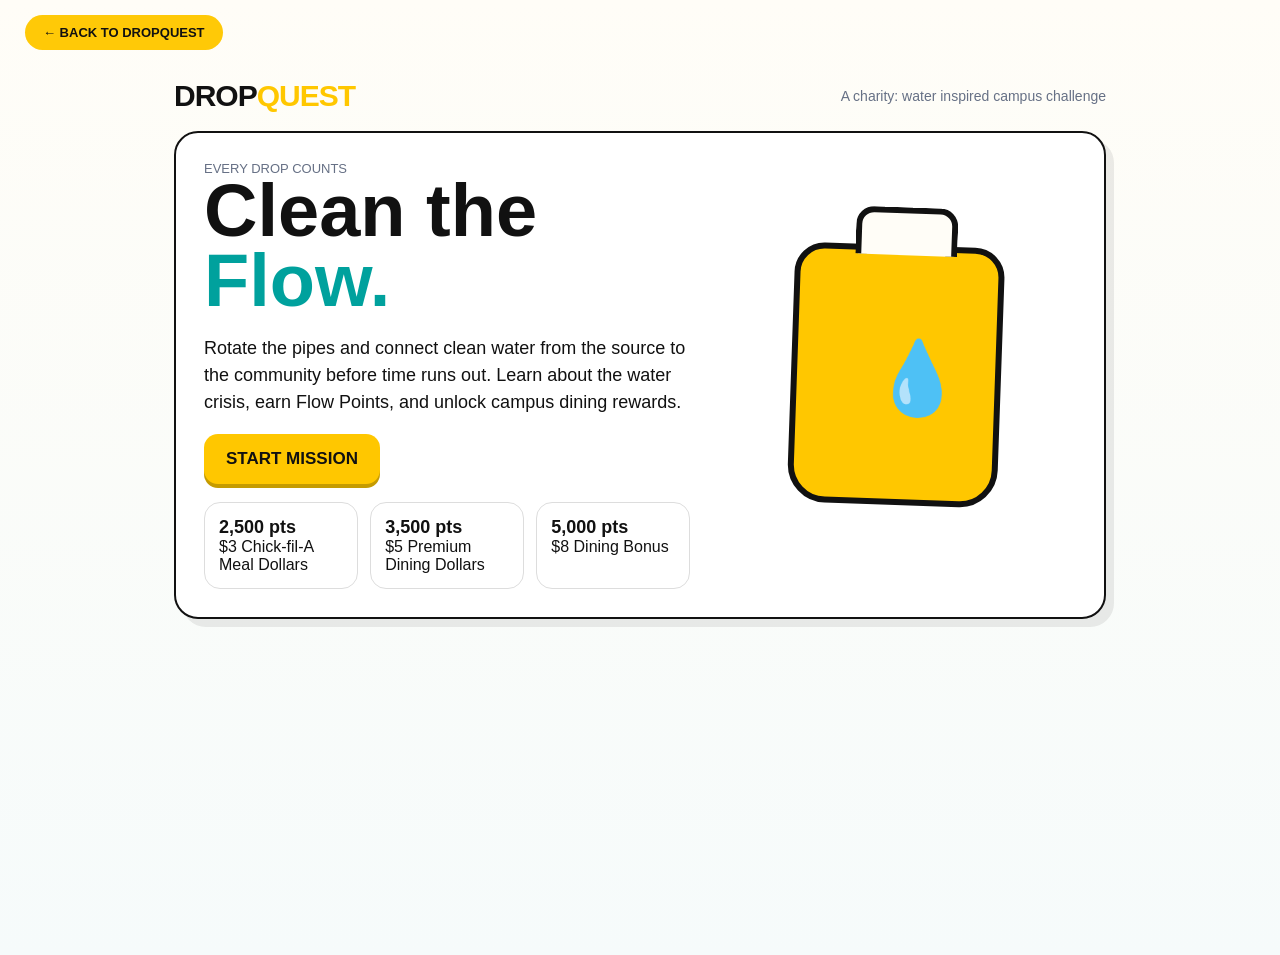
<file: game/dropquest_prototype.html>
<!DOCTYPE html>
<html lang="en">
<head>
<meta charset="UTF-8" />
<meta name="viewport" content="width=device-width, initial-scale=1.0" />
<title>DROPQUEST — Clean the Flow</title>
<style>
  .back-button {
    display: inline-block;
    margin: 15px 25px 5px;
    padding: 10px 18px;
    background-color: #FFC907;
    color: #111111;
    border-radius: 25px;
    font-size: 13px;
    font-weight: bold;
    text-decoration: none;
    transition: 0.3s;
}

.back-button:hover {
    transform: translateX(-4px);
}
:root{
  --yellow:#FFC700;
  --teal:#00A19D;
  --ink:#111111;
  --paper:#FFFDF7;
  --blue:#2CB7E8;
  --muted:#667085;
  --card:#FFFFFF;
}
*{box-sizing:border-box}
body{margin:0;font-family:Arial,Helvetica,sans-serif;background:linear-gradient(180deg,#fffdf7 0%,#f6fbfb 100%);color:var(--ink)}
.app{max-width:980px;margin:0 auto;min-height:100vh;padding:24px}
.brandbar{display:flex;justify-content:space-between;align-items:center;gap:18px;margin-bottom:18px}
.logo{font-size:30px;font-weight:900;letter-spacing:-1px}.logo span{color:var(--yellow)}
.tag{font-size:14px;color:var(--muted)}
.card{background:var(--card);border:2px solid #111;border-radius:24px;box-shadow:8px 8px 0 rgba(17,17,17,.08);padding:28px}
.hero{display:grid;grid-template-columns:1.15fr .85fr;gap:26px;align-items:center}
.hero h1{font-size:clamp(42px,7vw,74px);line-height:.95;margin:0 0 16px}.hero h1 em{font-style:normal;color:var(--teal)}
.hero p{font-size:18px;line-height:1.5;max-width:620px}
.jerry{width:210px;height:260px;background:var(--yellow);border:6px solid #111;border-radius:30px 30px 38px 38px;margin:auto;position:relative;transform:rotate(2deg)}
.jerry:before{content:"";position:absolute;width:90px;height:42px;border:6px solid #111;border-bottom:none;border-radius:18px 18px 0 0;left:54px;top:-44px;background:var(--paper)}
.drop{position:absolute;left:76px;top:84px;font-size:72px}
.btn{appearance:none;border:none;border-radius:14px;background:var(--yellow);color:#111;font-weight:800;padding:15px 22px;font-size:17px;cursor:pointer;box-shadow:0 4px 0 #c59b00}.btn:active{transform:translateY(2px);box-shadow:0 2px 0 #c59b00}
.btn.secondary{background:#fff;border:2px solid #111;box-shadow:none}
.rewardstrip{display:grid;grid-template-columns:repeat(3,1fr);gap:12px;margin-top:18px}.reward{border:1.5px solid #ddd;border-radius:16px;padding:14px}.reward strong{display:block;font-size:18px}
.screen{display:none}.screen.active{display:block}
.hud{display:grid;grid-template-columns:repeat(4,1fr);gap:10px;margin-bottom:16px}.hud div{background:#fff;border:1.5px solid #ddd;border-radius:14px;padding:12px;text-align:center}.hud b{font-size:22px;display:block}
.gamewrap{display:grid;grid-template-columns:1fr 260px;gap:20px}
.board{display:grid;grid-template-columns:repeat(4,1fr);gap:8px;background:#6c4a2a;padding:12px;border:5px solid #111;border-radius:20px;aspect-ratio:1/1}
.tile{position:relative;background:#4d351f;border:2px solid #8a6543;border-radius:12px;cursor:pointer;overflow:hidden;min-height:72px}.tile::before,.tile::after{content:"";position:absolute;background:#d8d8d8;border:3px solid #111}.tile.straight::before{width:26px;height:120%;left:50%;top:-10%;transform:translateX(-50%);border-radius:16px}.tile.corner::before{width:26px;height:58%;left:50%;top:-4%;transform:translateX(-50%);border-radius:16px}.tile.corner::after{height:26px;width:58%;left:50%;top:50%;border-radius:16px}.tile.rot0{transform:rotate(0deg)}.tile.rot90{transform:rotate(90deg)}.tile.rot180{transform:rotate(180deg)}.tile.rot270{transform:rotate(270deg)}
.tile.source{outline:5px solid var(--blue)}.tile.goal{outline:5px solid var(--yellow)}.tile.connected{background:#245f70}.tile.connected::before,.tile.connected::after{background:var(--blue)}
.tile .label{position:absolute;inset:auto 4px 4px 4px;text-align:center;font-size:11px;font-weight:800;color:white;z-index:3;text-shadow:0 1px 2px #000}
.side{display:flex;flex-direction:column;gap:12px}.panel{background:#fff;border:1.5px solid #ddd;border-radius:16px;padding:16px}.panel h3{margin:0 0 8px}.progress{height:14px;background:#e8e8e8;border-radius:999px;overflow:hidden}.progress>div{height:100%;width:0;background:var(--yellow);transition:.2s}
.toast{min-height:54px;border-radius:14px;padding:12px;background:#eefafa;border:1px solid #b5e1df;font-weight:700}
.end{text-align:center;max-width:680px;margin:30px auto}.end h2{font-size:46px;margin-bottom:8px}.meal{font-size:28px;font-weight:900;color:var(--teal)}
.small{font-size:13px;color:var(--muted)}
@media(max-width:760px){.hero,.gamewrap{grid-template-columns:1fr}.jerry{width:160px;height:200px}.rewardstrip{grid-template-columns:1fr}.hud{grid-template-columns:repeat(2,1fr)}}
</style>
</head>
<body>
  <a href="../index.html" class="back-button">← BACK TO DROPQUEST</a>
<div class="app">
  <div class="brandbar">
    <div class="logo">DROP<span>QUEST</span></div>
    <div class="tag">A charity: water inspired campus challenge</div>
  </div>

  <section id="start" class="screen active">
    <div class="card hero">
      <div>
        <div class="small">EVERY DROP COUNTS</div>
        <h1>Clean the <em>Flow.</em></h1>
        <p>Rotate the pipes and connect clean water from the source to the community before time runs out. Learn about the water crisis, earn Flow Points, and unlock campus dining rewards.</p>
        <button class="btn" id="startBtn">START MISSION</button>
        <div class="rewardstrip">
          <div class="reward"><strong>2,500 pts</strong>$3 Chick-fil-A Meal Dollars</div>
          <div class="reward"><strong>3,500 pts</strong>$5 Premium Dining Dollars</div>
          <div class="reward"><strong>5,000 pts</strong>$8 Dining Bonus</div>
        </div>
      </div>
      <div class="jerry"><div class="drop">💧</div></div>
    </div>
  </section>

  <section id="game" class="screen">
    <div class="hud">
      <div><span>Time</span><b id="time">60</b></div>
      <div><span>Score</span><b id="score">0</b></div>
      <div><span>Flow Points</span><b id="points">0</b></div>
      <div><span>Streak</span><b id="streak">0</b></div>
    </div>
    <div class="gamewrap">
      <div class="board" id="board"></div>
      <div class="side">
        <div class="panel"><h3>Mission</h3><p>Connect the blue water source to the yellow community tile.</p><div class="progress"><div id="progressBar"></div></div></div>
        <div class="toast" id="toast">Tap a pipe to rotate it.</div>
        <div class="panel"><h3>Campus Reward</h3><p><b>2,500 Flow Points</b> = $3 Chick-fil-A Meal Dollars</p><p class="small">Rewards can also be used toward other campus dining locations that cost extra.</p></div>
        <button class="btn secondary" id="resetBtn">RESET PUZZLE</button>
      </div>
    </div>
  </section>

  <section id="end" class="screen">
    <div class="card end">
      <div class="small">MISSION COMPLETE</div>
      <h2>Clean water reached the community! 💧</h2>
      <p id="impactText">Access to clean water can support health, education, and opportunity.</p>
      <div class="meal" id="mealText">You earned 0 Flow Points.</div>
      <p><b>100% of public donations go directly to water projects.</b></p>
      <p><a href="https://www.charitywater.org" target="_blank">Learn more or donate at charitywater.org</a></p>
      <button class="btn" id="replayBtn">PLAY AGAIN</button>
    </div>
  </section>
</div>

<script>
const startScreen=document.getElementById('start');
const gameScreen=document.getElementById('game');
const endScreen=document.getElementById('end');
const board=document.getElementById('board');
const timeEl=document.getElementById('time');
const scoreEl=document.getElementById('score');
const pointsEl=document.getElementById('points');
const streakEl=document.getElementById('streak');
const toast=document.getElementById('toast');
const progressBar=document.getElementById('progressBar');
let timer=null,timeLeft=60,score=0,points=0,streak=0;
const N=4;

// Connector directions: 0=up,1=right,2=down,3=left
const solution=[
 {type:'corner',rot:90},{type:'straight',rot:90},{type:'corner',rot:180},{type:'corner',rot:90},
 {type:'corner',rot:0},{type:'straight',rot:90},{type:'corner',rot:270},{type:'straight',rot:0},
 {type:'straight',rot:0},{type:'corner',rot:90},{type:'corner',rot:180},{type:'straight',rot:0},
 {type:'corner',rot:0},{type:'straight',rot:90},{type:'straight',rot:90},{type:'corner',rot:270}
];
let tiles=[];
function dirsFor(type,rot){
  let dirs=type==='straight'?[0,2]:[0,1];
  const k=((rot/90)%4+4)%4;
  return dirs.map(d=>(d+k)%4);
}
function idx(r,c){return r*N+c}
function randomRot(){return [0,90,180,270][Math.floor(Math.random()*4)]}
function buildBoard(){
  board.innerHTML=''; tiles=[];
  solution.forEach((s,i)=>{
    const div=document.createElement('div');
    const rot=randomRot();
    const tile={type:s.type,rot,el:div}; tiles.push(tile);
    div.className=`tile ${s.type} rot${rot}`;
    if(i===0){div.classList.add('source');div.innerHTML='<span class="label">WATER SOURCE</span>'}
    if(i===15){div.classList.add('goal');div.innerHTML='<span class="label">COMMUNITY</span>'}
    div.addEventListener('click',()=>rotateTile(i));
    board.appendChild(div);
  });
  checkFlow();
}
function rotateTile(i){
  tiles[i].rot=(tiles[i].rot+90)%360;
  tiles[i].el.classList.remove('rot0','rot90','rot180','rot270');
  tiles[i].el.classList.add(`rot${tiles[i].rot}`);
  score+=10; points+=25; streak+=1;
  scoreEl.textContent=score; pointsEl.textContent=points; streakEl.textContent=streak;
  toast.textContent='Nice! +25 Flow Points';
  checkFlow();
}
function neighbors(i){
  const r=Math.floor(i/N),c=i%N, ds=dirsFor(tiles[i].type,tiles[i].rot), out=[];
  for(const d of ds){
    let nr=r,nc=c;if(d===0)nr--;if(d===1)nc++;if(d===2)nr++;if(d===3)nc--;
    if(nr<0||nr>=N||nc<0||nc>=N)continue;
    const j=idx(nr,nc), back=(d+2)%4;
    if(dirsFor(tiles[j].type,tiles[j].rot).includes(back)) out.push(j);
  }
  return out;
}
function checkFlow(){
  tiles.forEach(t=>t.el.classList.remove('connected'));
  const seen=new Set([0]),q=[0];
  while(q.length){const i=q.shift();tiles[i].el.classList.add('connected');for(const j of neighbors(i)){if(!seen.has(j)){seen.add(j);q.push(j)}}}
  progressBar.style.width=`${Math.round(seen.size/tiles.length*100)}%`;
  if(seen.has(15)){score+=500;points+=750;scoreEl.textContent=score;pointsEl.textContent=points;finish(true)}
}
function startGame(){
  startScreen.classList.remove('active');endScreen.classList.remove('active');gameScreen.classList.add('active');
  timeLeft=60;score=0;points=0;streak=0;timeEl.textContent=timeLeft;scoreEl.textContent=0;pointsEl.textContent=0;streakEl.textContent=0;
  buildBoard(); clearInterval(timer); timer=setInterval(()=>{timeLeft--;timeEl.textContent=timeLeft;if(timeLeft<=0)finish(false)},1000);
}
function finish(win){
  clearInterval(timer);
  gameScreen.classList.remove('active');endScreen.classList.add('active');
  const earned=points+(win?500:0);
  document.getElementById('mealText').textContent=`You earned ${earned} Flow Points toward campus meal dollars.`;
  document.getElementById('impactText').textContent=win?'You connected the flow. Clean water can support stronger health, school attendance, and opportunity.':'Time ran out, but every attempt builds awareness. Try again and complete the flow!';
}
document.getElementById('startBtn').onclick=startGame;
document.getElementById('replayBtn').onclick=startGame;
document.getElementById('resetBtn').onclick=()=>{buildBoard();toast.textContent='Puzzle reset — keep going!'};
</script>
</body>
</html>
</file>
